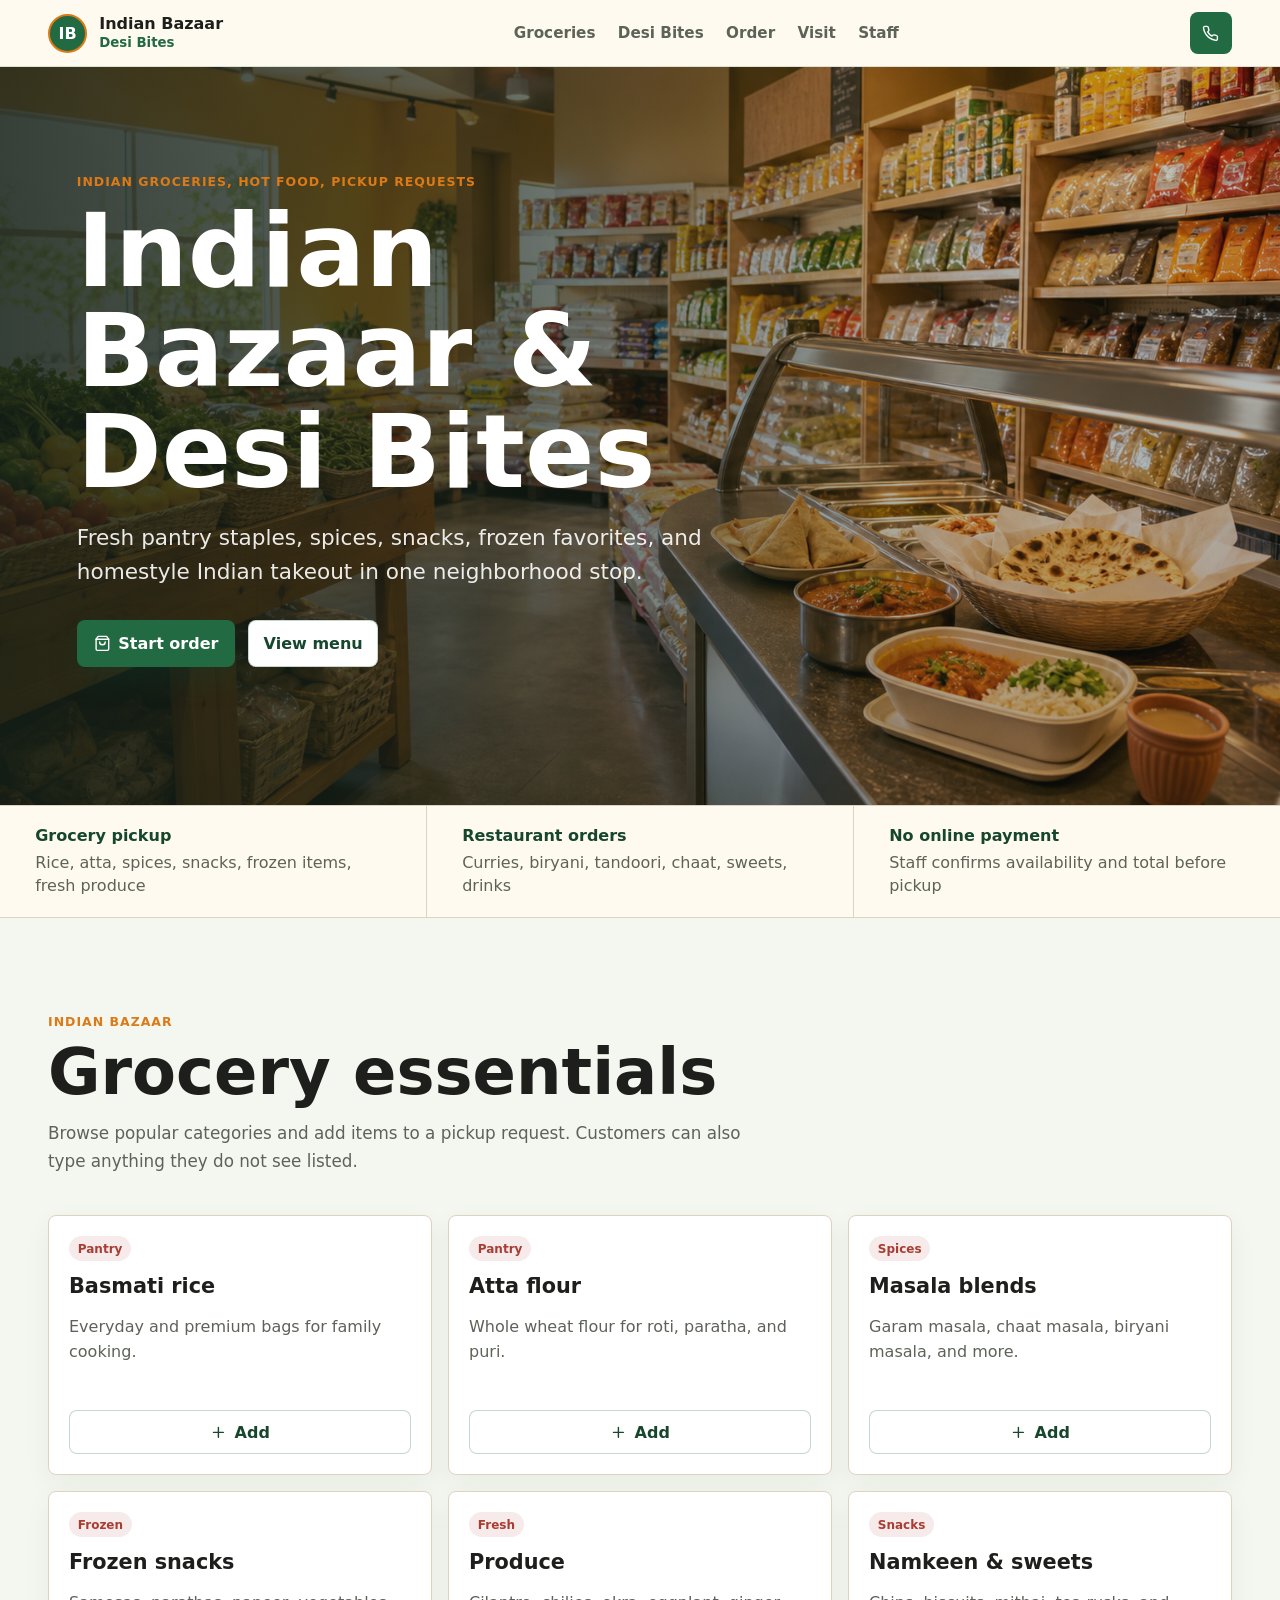
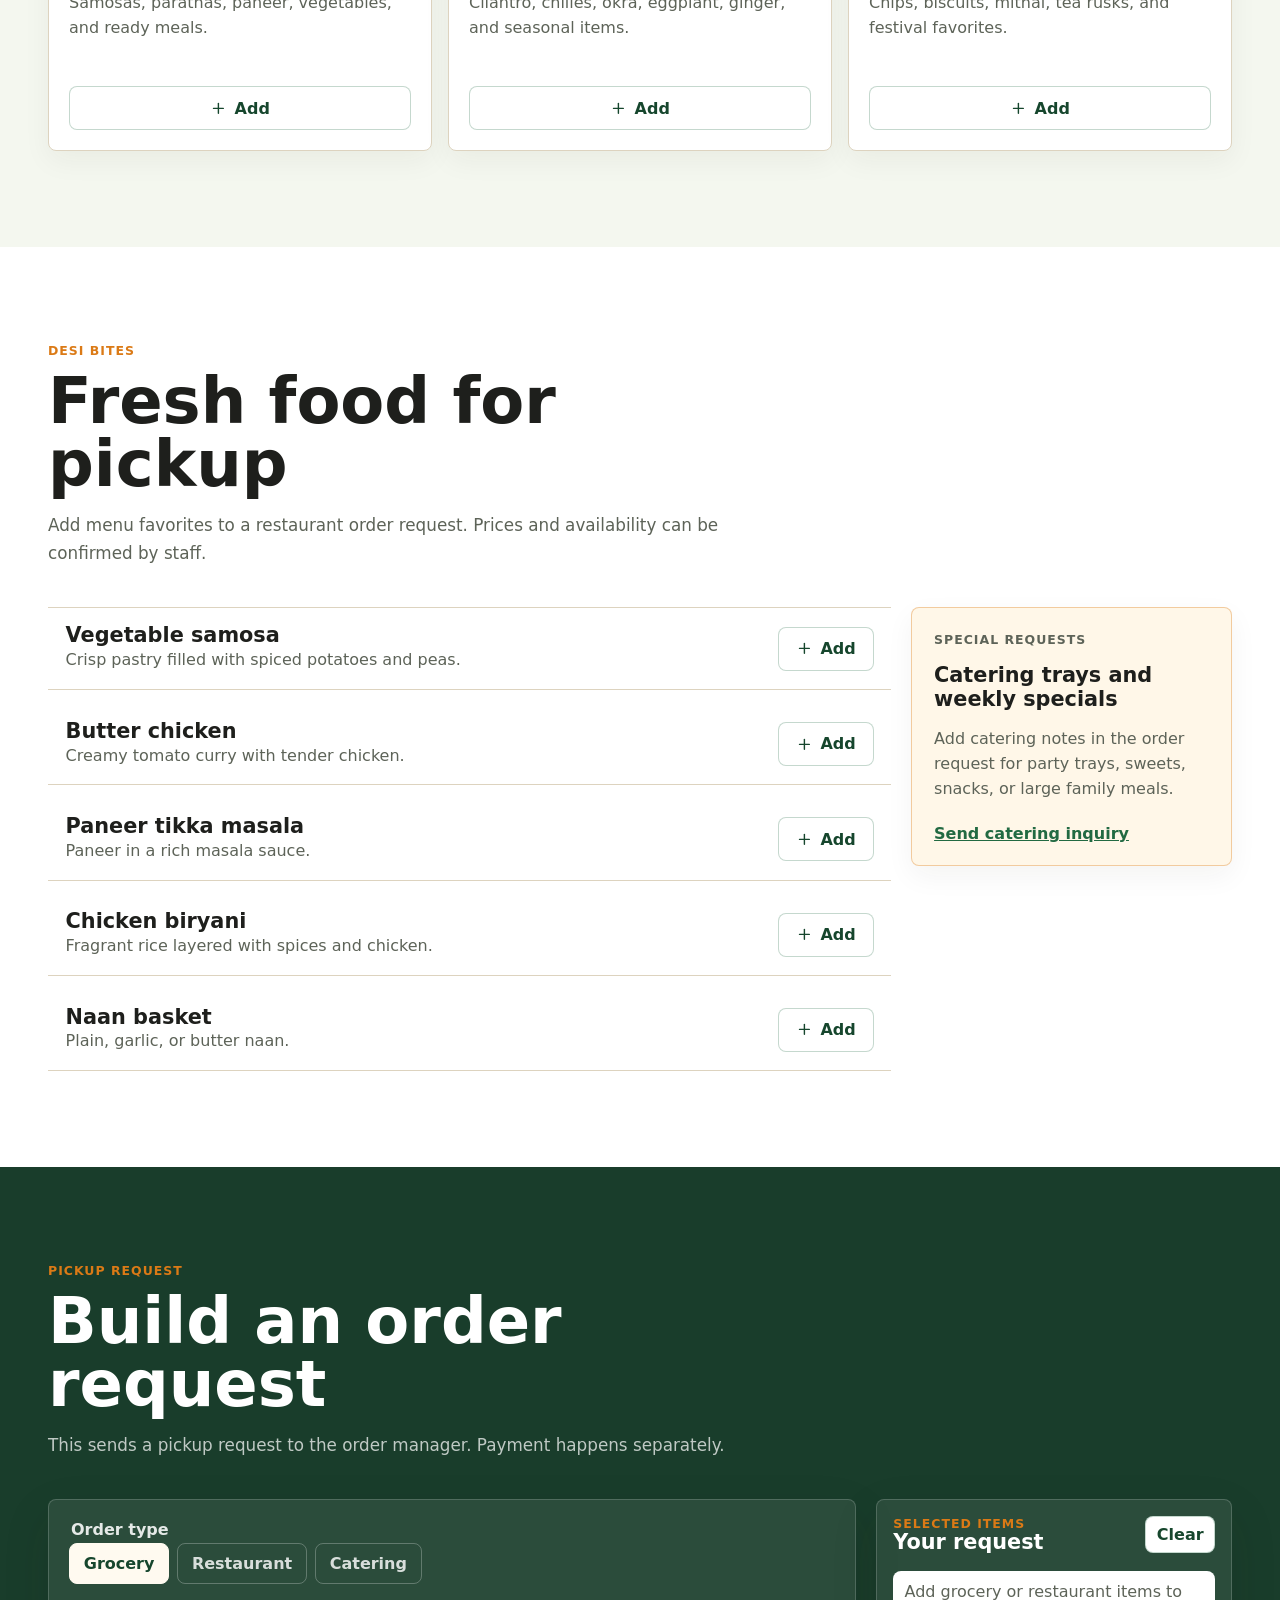
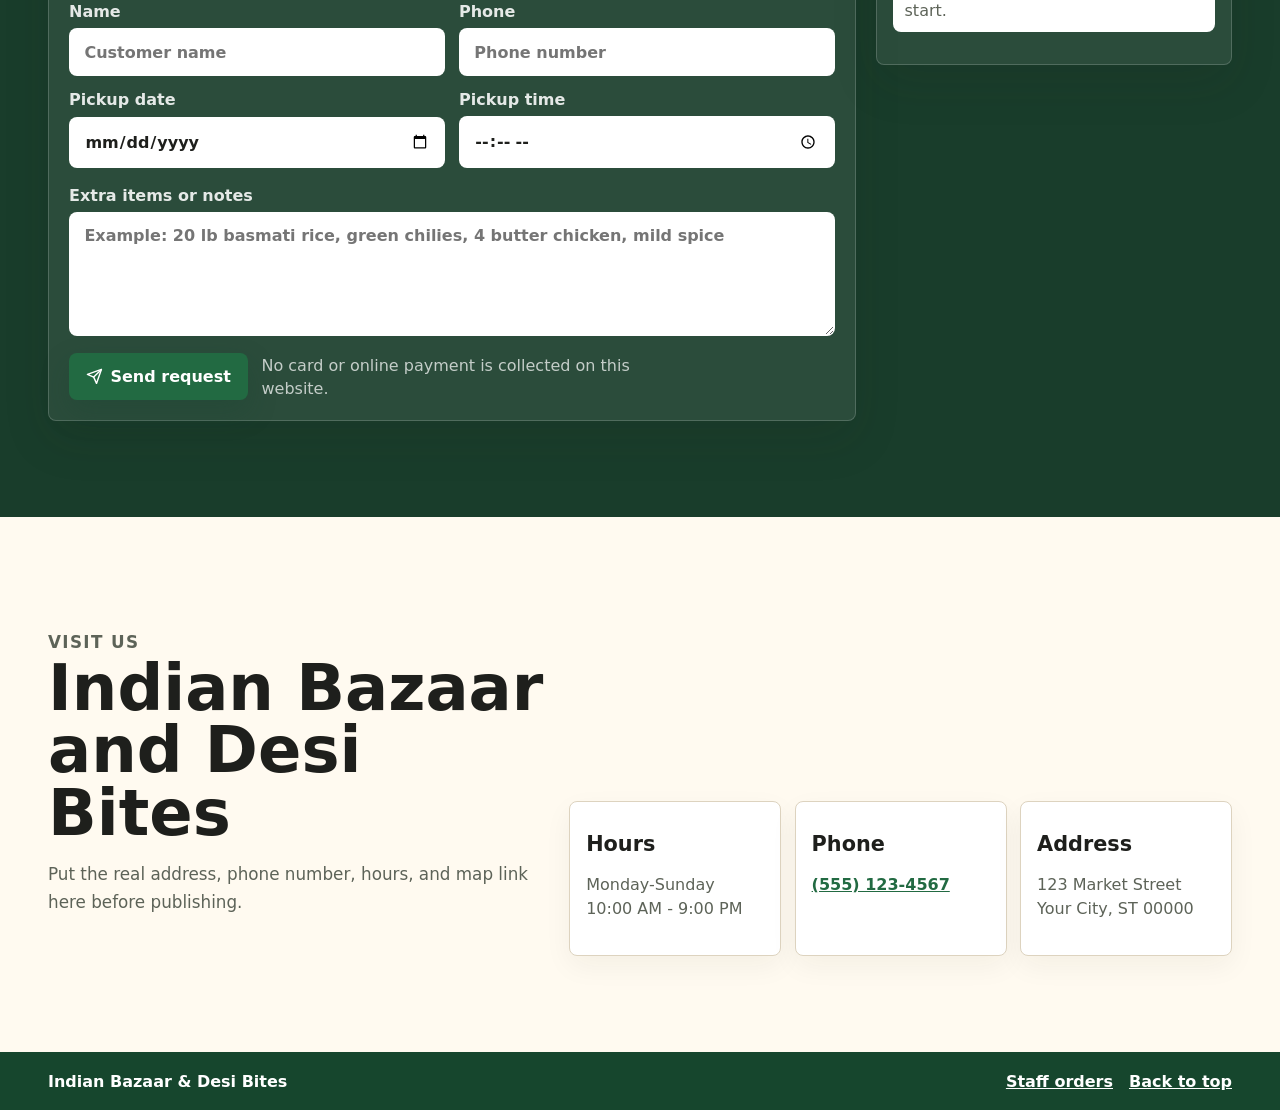
<file: index.html>
<!doctype html>
<html lang="en">
  <head>
    <meta charset="utf-8">
    <meta name="viewport" content="width=device-width, initial-scale=1">
    <title>Indian Bazaar & Desi Bites</title>
    <meta
      name="description"
      content="Indian Bazaar grocery store and Desi Bites restaurant online order requests for pickup, groceries, catering, and fresh Indian food."
    >
    <link rel="stylesheet" href="styles.css">
  </head>
  <body>
    <header class="site-header" aria-label="Main navigation">
      <a class="brand-mark" href="#top" aria-label="Indian Bazaar and Desi Bites home">
        <span class="brand-emblem" aria-hidden="true">IB</span>
        <span>
          <strong>Indian Bazaar</strong>
          <small>Desi Bites</small>
        </span>
      </a>
      <nav class="nav-links" aria-label="Primary">
        <a href="#groceries">Groceries</a>
        <a href="#desi-bites">Desi Bites</a>
        <a href="#orders">Order</a>
        <a href="#visit">Visit</a>
        <a href="admin.html">Staff</a>
      </nav>
      <a class="icon-button call-button" href="tel:+15551234567" aria-label="Call Indian Bazaar">
        <svg viewBox="0 0 24 24" aria-hidden="true">
          <path d="M22 16.9v3a2 2 0 0 1-2.2 2 19.8 19.8 0 0 1-8.6-3.1 19.5 19.5 0 0 1-6-6A19.8 19.8 0 0 1 2.1 4.2 2 2 0 0 1 4.1 2h3a2 2 0 0 1 2 1.7c.1 1 .4 2 .7 2.9a2 2 0 0 1-.5 2.1L8.1 9.9a16 16 0 0 0 6 6l1.2-1.2a2 2 0 0 1 2.1-.5c.9.3 1.9.6 2.9.7a2 2 0 0 1 1.7 2z"></path>
        </svg>
      </a>
    </header>

    <main id="top">
      <section class="hero" aria-labelledby="hero-title">
        <img class="hero-image" src="assets/indian-bazaar-hero.png" alt="Indian groceries and fresh Desi Bites food counter">
        <div class="hero-overlay"></div>
        <div class="hero-content">
          <p class="eyebrow">Indian groceries, hot food, pickup requests</p>
          <h1 id="hero-title">Indian Bazaar & Desi Bites</h1>
          <p class="hero-copy">
            Fresh pantry staples, spices, snacks, frozen favorites, and homestyle Indian takeout in one neighborhood stop.
          </p>
          <div class="hero-actions">
            <a class="primary-action" href="#orders">
              <svg viewBox="0 0 24 24" aria-hidden="true">
                <path d="M6 2 3 6v14a2 2 0 0 0 2 2h14a2 2 0 0 0 2-2V6l-3-4H6z"></path>
                <path d="M3 6h18"></path>
                <path d="M16 10a4 4 0 0 1-8 0"></path>
              </svg>
              Start order
            </a>
            <a class="secondary-action" href="#desi-bites">View menu</a>
          </div>
        </div>
      </section>

      <section class="quick-strip" aria-label="Store highlights">
        <div>
          <strong>Grocery pickup</strong>
          <span>Rice, atta, spices, snacks, frozen items, fresh produce</span>
        </div>
        <div>
          <strong>Restaurant orders</strong>
          <span>Curries, biryani, tandoori, chaat, sweets, drinks</span>
        </div>
        <div>
          <strong>No online payment</strong>
          <span>Staff confirms availability and total before pickup</span>
        </div>
      </section>

      <section id="groceries" class="section band-light" aria-labelledby="groceries-title">
        <div class="section-heading">
          <p class="eyebrow">Indian Bazaar</p>
          <h2 id="groceries-title">Grocery essentials</h2>
          <p>
            Browse popular categories and add items to a pickup request. Customers can also type anything they do not see listed.
          </p>
        </div>

        <div class="category-grid">
          <article class="item-card">
            <span class="item-chip">Pantry</span>
            <h3>Basmati rice</h3>
            <p>Everyday and premium bags for family cooking.</p>
            <button class="add-item" data-list="grocery" data-item="Basmati rice">
              <svg viewBox="0 0 24 24" aria-hidden="true"><path d="M12 5v14"></path><path d="M5 12h14"></path></svg>
              Add
            </button>
          </article>
          <article class="item-card">
            <span class="item-chip">Pantry</span>
            <h3>Atta flour</h3>
            <p>Whole wheat flour for roti, paratha, and puri.</p>
            <button class="add-item" data-list="grocery" data-item="Atta flour">
              <svg viewBox="0 0 24 24" aria-hidden="true"><path d="M12 5v14"></path><path d="M5 12h14"></path></svg>
              Add
            </button>
          </article>
          <article class="item-card">
            <span class="item-chip">Spices</span>
            <h3>Masala blends</h3>
            <p>Garam masala, chaat masala, biryani masala, and more.</p>
            <button class="add-item" data-list="grocery" data-item="Masala blends">
              <svg viewBox="0 0 24 24" aria-hidden="true"><path d="M12 5v14"></path><path d="M5 12h14"></path></svg>
              Add
            </button>
          </article>
          <article class="item-card">
            <span class="item-chip">Frozen</span>
            <h3>Frozen snacks</h3>
            <p>Samosas, parathas, paneer, vegetables, and ready meals.</p>
            <button class="add-item" data-list="grocery" data-item="Frozen snacks">
              <svg viewBox="0 0 24 24" aria-hidden="true"><path d="M12 5v14"></path><path d="M5 12h14"></path></svg>
              Add
            </button>
          </article>
          <article class="item-card">
            <span class="item-chip">Fresh</span>
            <h3>Produce</h3>
            <p>Cilantro, chilies, okra, eggplant, ginger, and seasonal items.</p>
            <button class="add-item" data-list="grocery" data-item="Fresh produce">
              <svg viewBox="0 0 24 24" aria-hidden="true"><path d="M12 5v14"></path><path d="M5 12h14"></path></svg>
              Add
            </button>
          </article>
          <article class="item-card">
            <span class="item-chip">Snacks</span>
            <h3>Namkeen & sweets</h3>
            <p>Chips, biscuits, mithai, tea rusks, and festival favorites.</p>
            <button class="add-item" data-list="grocery" data-item="Namkeen and sweets">
              <svg viewBox="0 0 24 24" aria-hidden="true"><path d="M12 5v14"></path><path d="M5 12h14"></path></svg>
              Add
            </button>
          </article>
        </div>
      </section>

      <section id="desi-bites" class="section" aria-labelledby="desi-title">
        <div class="section-heading">
          <p class="eyebrow">Desi Bites</p>
          <h2 id="desi-title">Fresh food for pickup</h2>
          <p>
            Add menu favorites to a restaurant order request. Prices and availability can be confirmed by staff.
          </p>
        </div>

        <div class="menu-layout">
          <div class="menu-list">
            <article class="menu-row">
              <div>
                <h3>Vegetable samosa</h3>
                <p>Crisp pastry filled with spiced potatoes and peas.</p>
              </div>
              <button class="add-item compact" data-list="restaurant" data-item="Vegetable samosa">
                <svg viewBox="0 0 24 24" aria-hidden="true"><path d="M12 5v14"></path><path d="M5 12h14"></path></svg>
                Add
              </button>
            </article>
            <article class="menu-row">
              <div>
                <h3>Butter chicken</h3>
                <p>Creamy tomato curry with tender chicken.</p>
              </div>
              <button class="add-item compact" data-list="restaurant" data-item="Butter chicken">
                <svg viewBox="0 0 24 24" aria-hidden="true"><path d="M12 5v14"></path><path d="M5 12h14"></path></svg>
                Add
              </button>
            </article>
            <article class="menu-row">
              <div>
                <h3>Paneer tikka masala</h3>
                <p>Paneer in a rich masala sauce.</p>
              </div>
              <button class="add-item compact" data-list="restaurant" data-item="Paneer tikka masala">
                <svg viewBox="0 0 24 24" aria-hidden="true"><path d="M12 5v14"></path><path d="M5 12h14"></path></svg>
                Add
              </button>
            </article>
            <article class="menu-row">
              <div>
                <h3>Chicken biryani</h3>
                <p>Fragrant rice layered with spices and chicken.</p>
              </div>
              <button class="add-item compact" data-list="restaurant" data-item="Chicken biryani">
                <svg viewBox="0 0 24 24" aria-hidden="true"><path d="M12 5v14"></path><path d="M5 12h14"></path></svg>
                Add
              </button>
            </article>
            <article class="menu-row">
              <div>
                <h3>Naan basket</h3>
                <p>Plain, garlic, or butter naan.</p>
              </div>
              <button class="add-item compact" data-list="restaurant" data-item="Naan basket">
                <svg viewBox="0 0 24 24" aria-hidden="true"><path d="M12 5v14"></path><path d="M5 12h14"></path></svg>
                Add
              </button>
            </article>
          </div>

          <aside class="feature-panel" aria-label="Catering and specials">
            <p class="eyebrow">Special requests</p>
            <h3>Catering trays and weekly specials</h3>
            <p>
              Add catering notes in the order request for party trays, sweets, snacks, or large family meals.
            </p>
            <a class="text-link" href="#orders">Send catering inquiry</a>
          </aside>
        </div>
      </section>

      <section id="orders" class="section band-strong" aria-labelledby="orders-title">
        <div class="section-heading">
          <p class="eyebrow">Pickup request</p>
          <h2 id="orders-title">Build an order request</h2>
          <p>
            This sends a pickup request to the order manager. Payment happens separately.
          </p>
        </div>

        <div class="order-shell">
          <form class="order-form" id="order-form">
            <fieldset class="segmented-field">
              <legend>Order type</legend>
              <label>
                <input type="radio" name="orderType" value="Grocery pickup" checked>
                <span>Grocery</span>
              </label>
              <label>
                <input type="radio" name="orderType" value="Restaurant pickup">
                <span>Restaurant</span>
              </label>
              <label>
                <input type="radio" name="orderType" value="Catering inquiry">
                <span>Catering</span>
              </label>
            </fieldset>

            <div class="form-grid">
              <label>
                Name
                <input name="customerName" autocomplete="name" placeholder="Customer name" required>
              </label>
              <label>
                Phone
                <input name="customerPhone" autocomplete="tel" placeholder="Phone number" required>
              </label>
              <label>
                Pickup date
                <input name="pickupDate" type="date">
              </label>
              <label>
                Pickup time
                <input name="pickupTime" type="time">
              </label>
            </div>

            <label>
              Extra items or notes
              <textarea name="notes" rows="5" placeholder="Example: 20 lb basmati rice, green chilies, 4 butter chicken, mild spice"></textarea>
            </label>

            <div class="submit-row">
              <button class="primary-action" type="submit">
                <svg viewBox="0 0 24 24" aria-hidden="true">
                  <path d="m22 2-7 20-4-9-9-4Z"></path>
                  <path d="M22 2 11 13"></path>
                </svg>
                Send request
              </button>
              <p>No card or online payment is collected on this website.</p>
            </div>
          </form>

          <aside class="order-summary" aria-live="polite">
            <div class="summary-top">
              <div>
                <p class="eyebrow">Selected items</p>
                <h3>Your request</h3>
              </div>
              <button class="clear-button" type="button" id="clear-order">Clear</button>
            </div>
            <ul id="selected-items" class="selected-items">
              <li class="empty-state">Add grocery or restaurant items to start.</li>
            </ul>
            <div class="request-output" id="request-output" hidden>
              <h4>Request message</h4>
              <p class="submission-status" id="submission-status"></p>
              <pre id="request-text"></pre>
              <div class="output-actions">
                <button class="secondary-action copy-button" type="button" id="copy-request">
                  <svg viewBox="0 0 24 24" aria-hidden="true">
                    <rect x="9" y="9" width="13" height="13" rx="2"></rect>
                    <path d="M5 15H4a2 2 0 0 1-2-2V4a2 2 0 0 1 2-2h9a2 2 0 0 1 2 2v1"></path>
                  </svg>
                  Copy
                </button>
                <a class="secondary-action" id="email-request" href="mailto:orders@indianbazaar.example">Email</a>
                <a class="secondary-action" id="whatsapp-request" href="https://wa.me/15551234567" target="_blank" rel="noreferrer">WhatsApp</a>
              </div>
            </div>
          </aside>
        </div>
      </section>

      <section id="visit" class="section contact-section" aria-labelledby="visit-title">
        <div class="contact-copy">
          <p class="eyebrow">Visit us</p>
          <h2 id="visit-title">Indian Bazaar and Desi Bites</h2>
          <p>
            Put the real address, phone number, hours, and map link here before publishing.
          </p>
        </div>
        <div class="contact-grid">
          <div class="contact-card">
            <h3>Hours</h3>
            <p>Monday-Sunday<br>10:00 AM - 9:00 PM</p>
          </div>
          <div class="contact-card">
            <h3>Phone</h3>
            <p><a href="tel:+15551234567">(555) 123-4567</a></p>
          </div>
          <div class="contact-card">
            <h3>Address</h3>
            <p>123 Market Street<br>Your City, ST 00000</p>
          </div>
        </div>
      </section>
    </main>

    <footer class="site-footer">
      <p>Indian Bazaar & Desi Bites</p>
      <span>
        <a href="admin.html">Staff orders</a>
        <a href="#top">Back to top</a>
      </span>
    </footer>

    <script src="config.js"></script>
    <script src="script.js"></script>
  </body>
</html>
</file>
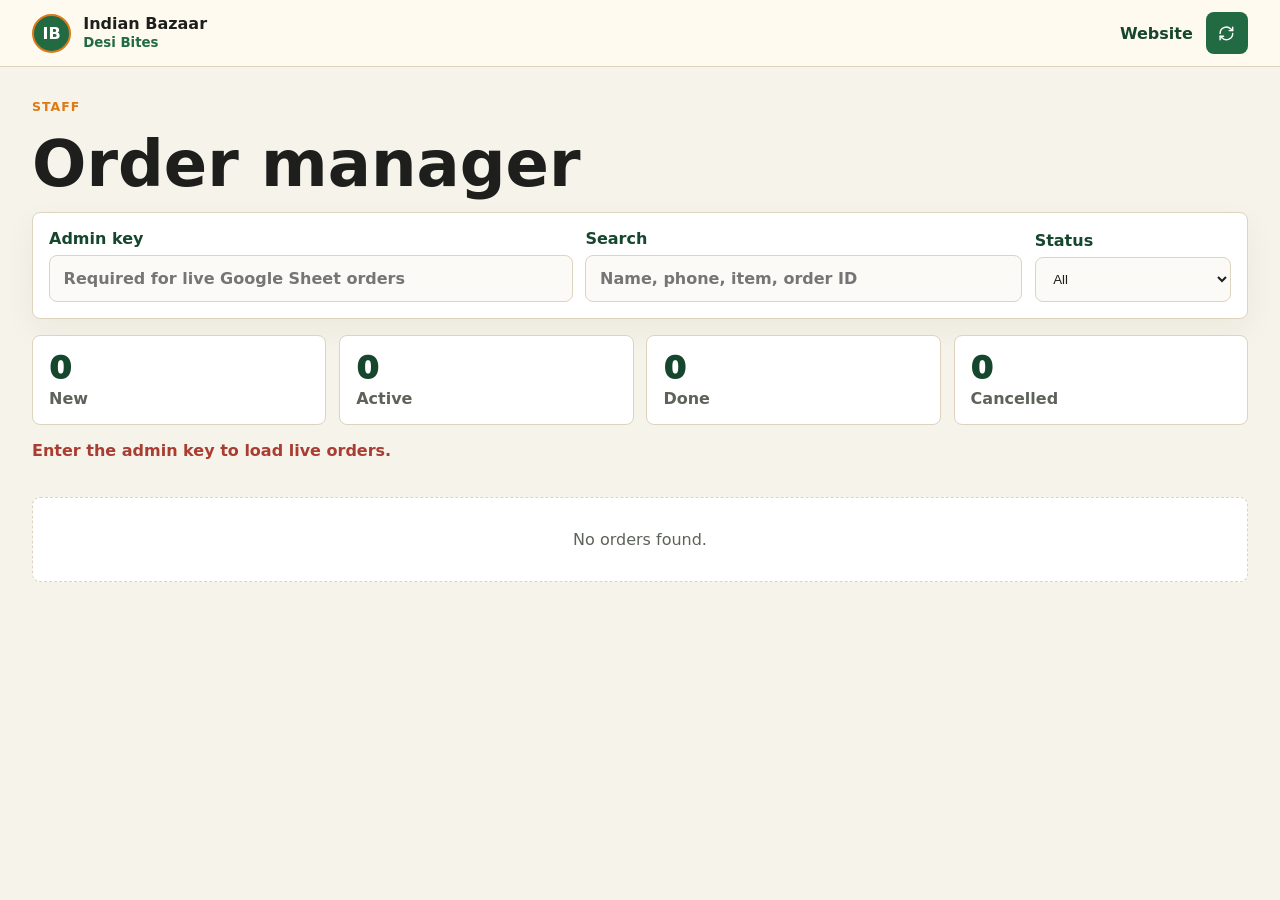
<file: admin.html>
<!doctype html>
<html lang="en">
  <head>
    <meta charset="utf-8">
    <meta name="viewport" content="width=device-width, initial-scale=1">
    <title>Staff Orders | Indian Bazaar & Desi Bites</title>
    <meta name="description" content="Staff order manager for Indian Bazaar and Desi Bites.">
    <link rel="stylesheet" href="styles.css">
    <link rel="stylesheet" href="admin.css">
  </head>
  <body class="admin-page">
    <header class="admin-header">
      <a class="brand-mark" href="index.html" aria-label="Back to Indian Bazaar website">
        <span class="brand-emblem" aria-hidden="true">IB</span>
        <span>
          <strong>Indian Bazaar</strong>
          <small>Desi Bites</small>
        </span>
      </a>
      <nav class="admin-nav" aria-label="Staff navigation">
        <a href="index.html">Website</a>
        <button class="icon-button" id="refresh-orders" type="button" aria-label="Refresh orders" title="Refresh orders">
          <svg viewBox="0 0 24 24" aria-hidden="true">
            <path d="M21 12a9 9 0 0 1-15 6.7L3 16"></path>
            <path d="M3 21v-5h5"></path>
            <path d="M3 12a9 9 0 0 1 15-6.7L21 8"></path>
            <path d="M21 3v5h-5"></path>
          </svg>
        </button>
      </nav>
    </header>

    <main class="admin-shell">
      <section class="admin-title" aria-labelledby="admin-title">
        <p class="eyebrow">Staff</p>
        <h1 id="admin-title">Order manager</h1>
      </section>

      <section class="admin-controls" aria-label="Order controls">
        <label class="key-field">
          Admin key
          <input id="admin-key" type="password" autocomplete="current-password" placeholder="Required for live Google Sheet orders">
        </label>
        <label>
          Search
          <input id="order-search" type="search" placeholder="Name, phone, item, order ID">
        </label>
        <label>
          Status
          <select id="status-filter">
            <option value="All">All</option>
            <option value="New">New</option>
            <option value="Accepted">Accepted</option>
            <option value="Ready">Ready</option>
            <option value="Completed">Completed</option>
            <option value="Cancelled">Cancelled</option>
          </select>
        </label>
      </section>

      <section class="admin-metrics" aria-label="Order totals">
        <article>
          <span id="metric-new">0</span>
          <strong>New</strong>
        </article>
        <article>
          <span id="metric-active">0</span>
          <strong>Active</strong>
        </article>
        <article>
          <span id="metric-done">0</span>
          <strong>Done</strong>
        </article>
        <article>
          <span id="metric-cancelled">0</span>
          <strong>Cancelled</strong>
        </article>
      </section>

      <p class="admin-status" id="admin-status" role="status"></p>

      <section class="orders-board" id="orders-board" aria-label="Orders"></section>
    </main>

    <template id="order-card-template">
      <article class="order-card">
        <div class="order-card-top">
          <div>
            <p class="order-id"></p>
            <h2></h2>
          </div>
          <span class="status-pill"></span>
        </div>
        <dl class="order-facts">
          <div>
            <dt>Phone</dt>
            <dd class="order-phone"></dd>
          </div>
          <div>
            <dt>Pickup</dt>
            <dd class="order-pickup"></dd>
          </div>
          <div>
            <dt>Type</dt>
            <dd class="order-type"></dd>
          </div>
          <div>
            <dt>Created</dt>
            <dd class="order-created"></dd>
          </div>
        </dl>
        <ul class="order-items"></ul>
        <p class="order-notes"></p>
        <p class="cancel-reason"></p>
        <div class="order-actions">
          <button type="button" data-status="Accepted">
            <svg viewBox="0 0 24 24" aria-hidden="true"><path d="M20 6 9 17l-5-5"></path></svg>
            Accept
          </button>
          <button type="button" data-status="Ready">
            <svg viewBox="0 0 24 24" aria-hidden="true"><path d="M12 2v10l4 2"></path><circle cx="12" cy="12" r="10"></circle></svg>
            Ready
          </button>
          <button type="button" data-status="Completed">
            <svg viewBox="0 0 24 24" aria-hidden="true"><path d="M12 20h9"></path><path d="M16.5 3.5a2.1 2.1 0 0 1 3 3L7 19l-4 1 1-4Z"></path></svg>
            Complete
          </button>
          <button type="button" data-status="Cancelled" class="cancel-action">
            <svg viewBox="0 0 24 24" aria-hidden="true"><path d="M18 6 6 18"></path><path d="m6 6 12 12"></path></svg>
            Cancel
          </button>
        </div>
      </article>
    </template>

    <script src="config.js"></script>
    <script src="admin.js"></script>
  </body>
</html>
</file>
<file: styles.css>
:root {
  color-scheme: light;
  --ink: #1e1f1c;
  --muted: #5d6358;
  --paper: #fffaf0;
  --white: #ffffff;
  --line: #ddd3bf;
  --saffron: #db7a16;
  --saffron-dark: #a84712;
  --green: #226a42;
  --green-dark: #16462d;
  --red: #a93d32;
  --teal: #155e63;
  --shadow: 0 18px 48px rgba(30, 31, 28, 0.12);
  --radius: 8px;
  font-family: Inter, ui-sans-serif, system-ui, -apple-system, BlinkMacSystemFont, "Segoe UI", sans-serif;
}

* {
  box-sizing: border-box;
}

html {
  scroll-behavior: smooth;
}

body {
  margin: 0;
  color: var(--ink);
  background: var(--white);
}

a {
  color: inherit;
}

button,
input,
textarea {
  font: inherit;
}

button {
  cursor: pointer;
}

svg {
  width: 1.05rem;
  height: 1.05rem;
  stroke: currentColor;
  stroke-width: 2;
  fill: none;
  stroke-linecap: round;
  stroke-linejoin: round;
}

.site-header {
  position: sticky;
  top: 0;
  z-index: 20;
  display: grid;
  grid-template-columns: auto 1fr auto;
  align-items: center;
  gap: 1rem;
  padding: 0.75rem clamp(1rem, 4vw, 3rem);
  background: rgba(255, 250, 240, 0.94);
  border-bottom: 1px solid rgba(34, 106, 66, 0.16);
  backdrop-filter: blur(16px);
}

.brand-mark {
  display: inline-flex;
  align-items: center;
  gap: 0.75rem;
  text-decoration: none;
  min-width: 0;
}

.brand-mark strong,
.brand-mark small {
  display: block;
  line-height: 1.05;
}

.brand-mark small {
  margin-top: 0.2rem;
  color: var(--green);
  font-weight: 700;
}

.brand-emblem {
  display: grid;
  place-items: center;
  width: 2.45rem;
  height: 2.45rem;
  flex: 0 0 auto;
  color: var(--white);
  background: var(--green);
  border: 2px solid var(--saffron);
  border-radius: 50%;
  font-weight: 900;
  letter-spacing: 0;
}

.nav-links {
  display: flex;
  justify-content: center;
  gap: clamp(0.75rem, 2vw, 1.4rem);
}

.nav-links a {
  color: var(--muted);
  font-size: 0.95rem;
  font-weight: 750;
  text-decoration: none;
}

.nav-links a:hover,
.nav-links a:focus-visible {
  color: var(--green);
}

.icon-button,
.primary-action,
.secondary-action,
.add-item,
.clear-button {
  display: inline-flex;
  align-items: center;
  justify-content: center;
  gap: 0.48rem;
  min-height: 2.65rem;
  border-radius: var(--radius);
  text-decoration: none;
  font-weight: 850;
  border: 1px solid transparent;
  transition: transform 160ms ease, background 160ms ease, color 160ms ease, border-color 160ms ease;
}

.icon-button {
  width: 2.65rem;
  padding: 0;
  color: var(--white);
  background: var(--green);
}

.primary-action {
  padding: 0.8rem 1rem;
  color: var(--white);
  background: var(--green);
  box-shadow: 0 12px 28px rgba(22, 70, 45, 0.28);
}

.primary-action:hover,
.primary-action:focus-visible,
.icon-button:hover,
.icon-button:focus-visible {
  background: var(--green-dark);
  transform: translateY(-1px);
}

.secondary-action,
.add-item,
.clear-button {
  padding: 0.72rem 0.9rem;
  color: var(--green-dark);
  background: var(--white);
  border-color: rgba(34, 106, 66, 0.26);
}

.secondary-action:hover,
.secondary-action:focus-visible,
.add-item:hover,
.add-item:focus-visible,
.clear-button:hover,
.clear-button:focus-visible {
  border-color: var(--green);
  color: var(--white);
  background: var(--green);
}

.hero {
  position: relative;
  display: flex;
  align-items: center;
  min-height: clamp(560px, 82vh, 780px);
  overflow: hidden;
  isolation: isolate;
}

.hero-image {
  position: absolute;
  inset: 0;
  width: 100%;
  height: 100%;
  object-fit: cover;
  object-position: center;
  z-index: -2;
}

.hero-overlay {
  position: absolute;
  inset: 0;
  z-index: -1;
  background:
    linear-gradient(90deg, rgba(21, 33, 24, 0.84) 0%, rgba(21, 33, 24, 0.64) 38%, rgba(21, 33, 24, 0.18) 74%),
    linear-gradient(0deg, rgba(21, 33, 24, 0.2), rgba(21, 33, 24, 0.1));
}

.hero-content {
  width: min(720px, calc(100% - 2rem));
  margin-left: clamp(1rem, 6vw, 5rem);
  padding: 4rem 0 6rem;
  color: var(--white);
}

.eyebrow {
  margin: 0 0 0.75rem;
  color: var(--saffron);
  font-size: 0.78rem;
  font-weight: 900;
  letter-spacing: 0.08em;
  text-transform: uppercase;
}

.hero h1,
.section-heading h2,
.contact-copy h2 {
  margin: 0;
  line-height: 0.98;
  letter-spacing: 0;
}

.hero h1 {
  max-width: 11ch;
  font-size: clamp(3.4rem, 8vw, 6.8rem);
}

.hero-copy {
  max-width: 42rem;
  margin: 1.2rem 0 0;
  color: rgba(255, 255, 255, 0.9);
  font-size: clamp(1.1rem, 2vw, 1.35rem);
  line-height: 1.55;
}

.hero-actions {
  display: flex;
  flex-wrap: wrap;
  gap: 0.8rem;
  margin-top: 2rem;
}

.quick-strip {
  display: grid;
  grid-template-columns: repeat(3, 1fr);
  gap: 1px;
  background: var(--line);
  border-block: 1px solid var(--line);
}

.quick-strip div {
  padding: 1.25rem clamp(1rem, 3vw, 2.2rem);
  background: var(--paper);
}

.quick-strip strong,
.quick-strip span {
  display: block;
}

.quick-strip strong {
  color: var(--green-dark);
}

.quick-strip span {
  margin-top: 0.35rem;
  color: var(--muted);
  line-height: 1.45;
}

.section {
  padding: clamp(3.5rem, 8vw, 6rem) clamp(1rem, 4vw, 3rem);
}

.band-light {
  background: #f4f7ef;
}

.band-strong {
  background: #193d2b;
  color: var(--white);
}

.section-heading,
.contact-copy {
  width: min(760px, 100%);
  margin-bottom: clamp(1.6rem, 4vw, 2.5rem);
}

.section-heading h2,
.contact-copy h2 {
  color: currentColor;
  font-size: clamp(2.2rem, 5vw, 4.3rem);
}

.section-heading p:not(.eyebrow),
.contact-copy p {
  max-width: 44rem;
  margin: 1rem 0 0;
  color: var(--muted);
  font-size: 1.05rem;
  line-height: 1.65;
}

.band-strong .section-heading p:not(.eyebrow) {
  color: rgba(255, 255, 255, 0.72);
}

.category-grid {
  display: grid;
  grid-template-columns: repeat(3, minmax(0, 1fr));
  gap: 1rem;
}

.item-card,
.feature-panel,
.contact-card {
  border: 1px solid var(--line);
  border-radius: var(--radius);
  background: var(--white);
  box-shadow: 0 10px 28px rgba(30, 31, 28, 0.05);
}

.item-card {
  display: flex;
  min-height: 260px;
  flex-direction: column;
  padding: 1.25rem;
}

.item-chip {
  width: fit-content;
  padding: 0.32rem 0.55rem;
  color: var(--red);
  background: rgba(169, 61, 50, 0.1);
  border-radius: 999px;
  font-size: 0.75rem;
  font-weight: 900;
}

.item-card h3,
.menu-row h3,
.feature-panel h3,
.contact-card h3,
.order-summary h3 {
  margin: 0.9rem 0 0;
  font-size: 1.3rem;
  line-height: 1.15;
}

.item-card p,
.menu-row p,
.feature-panel p,
.contact-card p {
  color: var(--muted);
  line-height: 1.55;
}

.item-card .add-item {
  margin-top: auto;
}

.menu-layout {
  display: grid;
  grid-template-columns: minmax(0, 1fr) minmax(280px, 0.38fr);
  gap: 1.25rem;
}

.menu-list {
  display: grid;
  gap: 0.85rem;
}

.menu-row {
  display: grid;
  grid-template-columns: 1fr auto;
  align-items: center;
  gap: 1rem;
  padding: 1rem 1.1rem;
  border-bottom: 1px solid var(--line);
}

.menu-row:first-child {
  border-top: 1px solid var(--line);
}

.menu-row h3,
.menu-row p {
  margin-top: 0;
}

.menu-row p {
  margin-bottom: 0;
}

.compact {
  min-width: 6rem;
}

.feature-panel {
  align-self: start;
  padding: 1.35rem;
  border-color: rgba(219, 122, 22, 0.35);
  background: #fff7e8;
}

.text-link {
  display: inline-flex;
  margin-top: 0.4rem;
  color: var(--green);
  font-weight: 900;
}

.order-shell {
  display: grid;
  grid-template-columns: minmax(0, 1fr) minmax(320px, 0.44fr);
  gap: 1.25rem;
  align-items: start;
}

.order-form,
.order-summary {
  border: 1px solid rgba(255, 255, 255, 0.18);
  border-radius: var(--radius);
  background: rgba(255, 255, 255, 0.08);
  box-shadow: var(--shadow);
}

.order-form {
  display: grid;
  gap: 1.1rem;
  padding: 1.25rem;
}

.order-form label {
  display: grid;
  gap: 0.45rem;
  color: rgba(255, 255, 255, 0.88);
  font-weight: 800;
}

.order-form input,
.order-form textarea {
  width: 100%;
  min-width: 0;
  padding: 0.85rem 0.9rem;
  color: var(--ink);
  background: var(--white);
  border: 1px solid transparent;
  border-radius: var(--radius);
  outline: none;
}

.order-form textarea {
  resize: vertical;
}

.order-form input:focus,
.order-form textarea:focus {
  border-color: var(--saffron);
  box-shadow: 0 0 0 3px rgba(219, 122, 22, 0.22);
}

.segmented-field {
  display: flex;
  flex-wrap: wrap;
  gap: 0.5rem;
  margin: 0;
  padding: 0;
  border: 0;
}

.segmented-field legend {
  width: 100%;
  margin-bottom: 0.25rem;
  color: rgba(255, 255, 255, 0.88);
  font-weight: 850;
}

.segmented-field label {
  display: block;
}

.segmented-field input {
  position: absolute;
  width: 1px;
  height: 1px;
  margin: 0;
  opacity: 0;
  pointer-events: none;
  clip: rect(0 0 0 0);
  clip-path: inset(50%);
}

.segmented-field span {
  display: inline-flex;
  align-items: center;
  min-height: 2.45rem;
  padding: 0.62rem 0.86rem;
  color: rgba(255, 255, 255, 0.82);
  border: 1px solid rgba(255, 255, 255, 0.26);
  border-radius: var(--radius);
}

.segmented-field input:checked + span {
  color: var(--green-dark);
  background: var(--paper);
  border-color: var(--paper);
}

.form-grid {
  display: grid;
  grid-template-columns: repeat(2, minmax(0, 1fr));
  gap: 0.85rem;
}

.submit-row {
  display: flex;
  flex-wrap: wrap;
  align-items: center;
  gap: 0.85rem;
}

.submit-row p {
  max-width: 24rem;
  margin: 0;
  color: rgba(255, 255, 255, 0.72);
  line-height: 1.45;
}

.order-summary {
  position: sticky;
  top: 5.6rem;
  padding: 1rem;
}

.summary-top {
  display: flex;
  align-items: flex-start;
  justify-content: space-between;
  gap: 1rem;
}

.summary-top h3,
.summary-top .eyebrow {
  margin: 0;
}

.clear-button {
  min-height: 2.3rem;
  padding: 0.45rem 0.65rem;
}

.selected-items {
  display: grid;
  gap: 0.65rem;
  margin: 1rem 0;
  padding: 0;
  list-style: none;
}

.selected-items li {
  display: grid;
  grid-template-columns: 1fr auto;
  align-items: center;
  gap: 0.75rem;
  padding: 0.7rem;
  color: var(--ink);
  background: var(--white);
  border-radius: var(--radius);
}

.selected-items .empty-state {
  display: block;
  color: var(--muted);
}

.item-controls {
  display: inline-grid;
  grid-template-columns: 2rem 2rem 2rem;
  align-items: center;
  overflow: hidden;
  border: 1px solid var(--line);
  border-radius: var(--radius);
}

.item-controls button {
  width: 2rem;
  height: 2rem;
  color: var(--green-dark);
  background: var(--paper);
  border: 0;
}

.item-controls span {
  display: grid;
  place-items: center;
  height: 2rem;
  min-width: 2rem;
  color: var(--ink);
  background: var(--white);
  font-weight: 900;
}

.request-output {
  margin-top: 1rem;
  padding-top: 1rem;
  border-top: 1px solid rgba(255, 255, 255, 0.2);
}

.request-output h4 {
  margin: 0 0 0.6rem;
}

.submission-status {
  margin: 0 0 0.7rem;
  color: rgba(255, 255, 255, 0.78);
  line-height: 1.45;
}

.submission-status.is-success {
  color: #d8f7df;
}

.submission-status.is-warning {
  color: #ffe5b8;
}

.submission-status.is-error {
  color: #ffd1cb;
}

.request-output pre {
  max-height: 260px;
  overflow: auto;
  margin: 0;
  padding: 0.85rem;
  color: var(--ink);
  white-space: pre-wrap;
  word-break: break-word;
  background: var(--paper);
  border-radius: var(--radius);
}

.output-actions {
  display: flex;
  flex-wrap: wrap;
  gap: 0.55rem;
  margin-top: 0.7rem;
}

.copy-button.is-copied {
  color: var(--white);
  background: var(--teal);
}

.contact-section {
  display: grid;
  grid-template-columns: minmax(0, 0.75fr) minmax(320px, 1fr);
  gap: 1.5rem;
  align-items: end;
  background: var(--paper);
}

.contact-grid {
  display: grid;
  grid-template-columns: repeat(3, 1fr);
  gap: 0.85rem;
}

.contact-card {
  min-height: 155px;
  padding: 1rem;
}

.contact-card a {
  color: var(--green);
  font-weight: 850;
}

.site-footer {
  display: flex;
  justify-content: space-between;
  gap: 1rem;
  padding: 1.2rem clamp(1rem, 4vw, 3rem);
  color: var(--white);
  background: var(--green-dark);
}

.site-footer p {
  margin: 0;
  font-weight: 850;
}

.site-footer a {
  color: inherit;
  font-weight: 850;
}

.site-footer span {
  display: flex;
  flex-wrap: wrap;
  gap: 1rem;
  justify-content: flex-end;
}

@media (max-width: 980px) {
  .site-header {
    grid-template-columns: 1fr auto;
  }

  .nav-links {
    grid-column: 1 / -1;
    justify-content: flex-start;
    overflow-x: auto;
    padding-bottom: 0.15rem;
  }

  .quick-strip,
  .category-grid,
  .menu-layout,
  .order-shell,
  .contact-section,
  .contact-grid {
    grid-template-columns: 1fr;
  }

  .order-summary {
    position: static;
  }
}

@media (max-width: 620px) {
  .site-header {
    padding: 0.7rem 0.85rem;
  }

  .brand-mark {
    gap: 0.58rem;
  }

  .brand-emblem {
    width: 2.2rem;
    height: 2.2rem;
  }

  .nav-links {
    gap: 0.7rem;
  }

  .hero {
    min-height: 640px;
    align-items: end;
  }

  .hero-overlay {
    background:
      linear-gradient(0deg, rgba(21, 33, 24, 0.9) 0%, rgba(21, 33, 24, 0.72) 48%, rgba(21, 33, 24, 0.18) 100%);
  }

  .hero-content {
    width: calc(100% - 1.7rem);
    margin: 0 auto;
    padding: 8rem 0 3.25rem;
  }

  .hero h1 {
    font-size: 3.25rem;
  }

  .form-grid {
    grid-template-columns: 1fr;
  }

  .menu-row {
    grid-template-columns: 1fr;
  }

  .compact {
    width: 100%;
  }

  .site-footer {
    display: grid;
  }
}
</file>
<file: admin.css>
.admin-page {
  min-height: 100vh;
  background: #f6f3ea;
}

.admin-header {
  position: sticky;
  top: 0;
  z-index: 20;
  display: flex;
  align-items: center;
  justify-content: space-between;
  gap: 1rem;
  padding: 0.75rem clamp(1rem, 4vw, 2rem);
  background: rgba(255, 250, 240, 0.95);
  border-bottom: 1px solid var(--line);
  backdrop-filter: blur(14px);
}

.admin-nav {
  display: flex;
  align-items: center;
  gap: 0.8rem;
}

.admin-nav a {
  color: var(--green-dark);
  font-weight: 850;
  text-decoration: none;
}

.admin-shell {
  display: grid;
  gap: 1rem;
  padding: clamp(1rem, 3vw, 2rem);
}

.admin-title {
  display: grid;
  gap: 0.35rem;
  justify-items: start;
}

.admin-title h1 {
  margin: 0;
  font-size: clamp(2.2rem, 6vw, 4rem);
  line-height: 1;
}

.admin-controls {
  display: grid;
  grid-template-columns: minmax(240px, 1.2fr) minmax(220px, 1fr) minmax(160px, 0.45fr);
  gap: 0.8rem;
  align-items: end;
  padding: 1rem;
  background: var(--white);
  border: 1px solid var(--line);
  border-radius: var(--radius);
  box-shadow: 0 12px 32px rgba(30, 31, 28, 0.05);
}

.admin-controls label {
  display: grid;
  gap: 0.45rem;
  color: var(--green-dark);
  font-weight: 850;
}

.admin-controls input,
.admin-controls select {
  min-width: 0;
  width: 100%;
  padding: 0.8rem 0.85rem;
  color: var(--ink);
  background: #fbfaf6;
  border: 1px solid var(--line);
  border-radius: var(--radius);
  outline: 0;
}

.admin-controls input:focus,
.admin-controls select:focus {
  border-color: var(--green);
  box-shadow: 0 0 0 3px rgba(34, 106, 66, 0.16);
}

.admin-metrics {
  display: grid;
  grid-template-columns: repeat(4, minmax(0, 1fr));
  gap: 0.8rem;
}

.admin-metrics article {
  padding: 1rem;
  background: var(--white);
  border: 1px solid var(--line);
  border-radius: var(--radius);
}

.admin-metrics span,
.admin-metrics strong {
  display: block;
}

.admin-metrics span {
  color: var(--green-dark);
  font-size: 2rem;
  font-weight: 950;
  line-height: 1;
}

.admin-metrics strong {
  margin-top: 0.35rem;
  color: var(--muted);
}

.admin-status {
  min-height: 1.5rem;
  margin: 0;
  color: var(--muted);
  font-weight: 800;
}

.admin-status.is-error {
  color: var(--red);
}

.admin-status.is-success {
  color: var(--green);
}

.orders-board {
  display: grid;
  grid-template-columns: repeat(2, minmax(0, 1fr));
  gap: 1rem;
}

.empty-orders {
  grid-column: 1 / -1;
  padding: 2rem;
  color: var(--muted);
  background: var(--white);
  border: 1px dashed var(--line);
  border-radius: var(--radius);
  text-align: center;
}

.order-card {
  display: grid;
  gap: 1rem;
  padding: 1rem;
  background: var(--white);
  border: 1px solid var(--line);
  border-left: 5px solid var(--green);
  border-radius: var(--radius);
  box-shadow: 0 14px 30px rgba(30, 31, 28, 0.06);
}

.order-card[data-status="Cancelled"] {
  border-left-color: var(--red);
  opacity: 0.84;
}

.order-card[data-status="Completed"] {
  border-left-color: var(--teal);
}

.order-card-top {
  display: flex;
  align-items: flex-start;
  justify-content: space-between;
  gap: 1rem;
}

.order-id {
  margin: 0 0 0.3rem;
  color: var(--muted);
  font-size: 0.78rem;
  font-weight: 900;
}

.order-card h2 {
  margin: 0;
  font-size: 1.4rem;
  line-height: 1.15;
}

.status-pill {
  display: inline-flex;
  align-items: center;
  min-height: 2rem;
  padding: 0.35rem 0.58rem;
  color: var(--white);
  background: var(--green);
  border-radius: 999px;
  font-size: 0.78rem;
  font-weight: 900;
}

.status-pill[data-status="Cancelled"] {
  background: var(--red);
}

.status-pill[data-status="Completed"] {
  background: var(--teal);
}

.status-pill[data-status="Ready"] {
  background: var(--saffron-dark);
}

.order-facts {
  display: grid;
  grid-template-columns: repeat(2, minmax(0, 1fr));
  gap: 0.65rem;
  margin: 0;
}

.order-facts div {
  padding: 0.7rem;
  background: #f8f5ed;
  border-radius: var(--radius);
}

.order-facts dt {
  color: var(--muted);
  font-size: 0.75rem;
  font-weight: 900;
}

.order-facts dd {
  margin: 0.25rem 0 0;
  color: var(--ink);
  font-weight: 850;
  word-break: break-word;
}

.order-items {
  display: grid;
  gap: 0.4rem;
  margin: 0;
  padding: 0;
  list-style: none;
}

.order-items li {
  display: flex;
  justify-content: space-between;
  gap: 1rem;
  padding: 0.65rem 0.75rem;
  background: #fff9ec;
  border: 1px solid rgba(219, 122, 22, 0.2);
  border-radius: var(--radius);
}

.order-items strong {
  color: var(--green-dark);
}

.order-notes,
.cancel-reason {
  margin: 0;
  color: var(--muted);
  line-height: 1.45;
}

.cancel-reason {
  color: var(--red);
  font-weight: 850;
}

.order-actions {
  display: flex;
  flex-wrap: wrap;
  gap: 0.55rem;
}

.order-actions button {
  display: inline-flex;
  align-items: center;
  justify-content: center;
  gap: 0.45rem;
  min-height: 2.45rem;
  padding: 0.65rem 0.75rem;
  color: var(--green-dark);
  background: #f8f5ed;
  border: 1px solid var(--line);
  border-radius: var(--radius);
  font-weight: 900;
}

.order-actions button:hover,
.order-actions button:focus-visible {
  color: var(--white);
  background: var(--green);
  border-color: var(--green);
}

.order-actions .cancel-action:hover,
.order-actions .cancel-action:focus-visible {
  background: var(--red);
  border-color: var(--red);
}

@media (max-width: 880px) {
  .admin-controls,
  .admin-metrics,
  .orders-board {
    grid-template-columns: 1fr;
  }

  .order-facts {
    grid-template-columns: 1fr;
  }
}

@media (max-width: 560px) {
  .admin-header {
    align-items: flex-start;
  }

  .admin-nav {
    flex-direction: column;
    align-items: flex-end;
  }

  .order-card-top {
    display: grid;
  }

  .status-pill {
    width: fit-content;
  }
}
</file>
